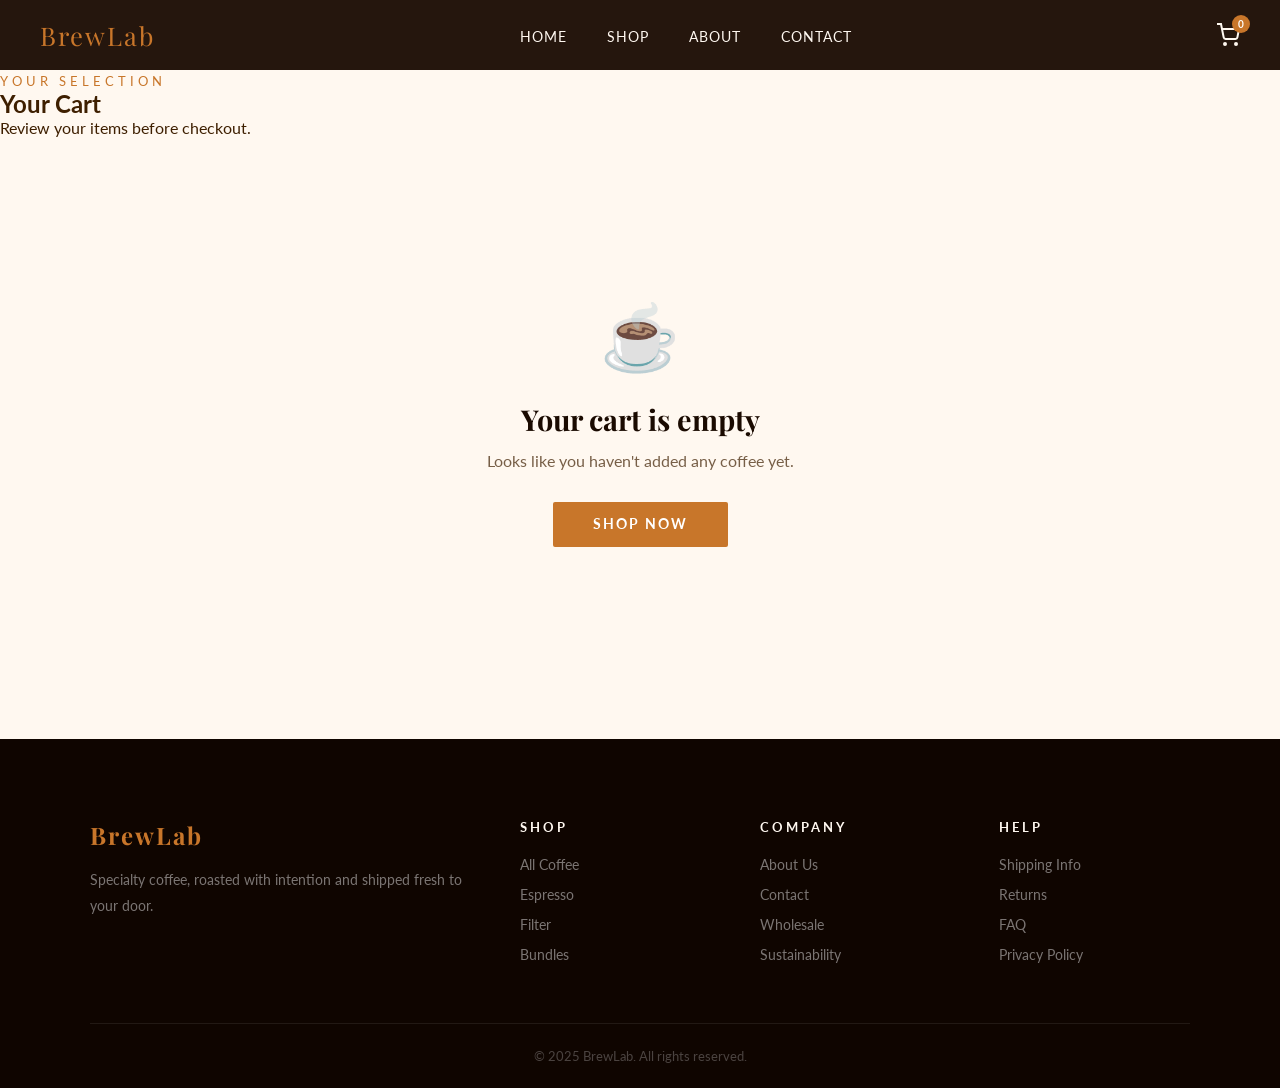
<file: cart.html>
<!doctype html>
<html lang="en">
  <head>
    <meta charset="UTF-8" />
    <meta name="viewport" content="width=device-width, initial-scale=1.0" />
    <title>Cart — BrewLab</title>
    <link
      href="https://fonts.googleapis.com/css2?family=Playfair+Display:wght@400;600;700&family=Lato:wght@300;400;700&display=swap"
      rel="stylesheet"
    />
    <link rel="stylesheet" href="css/style.css" />
    <link rel="stylesheet" href="css/cart.css" />
  </head>
  <body>
    <!-- NAVBAR -->
    <nav class="navbar">
      <div class="nav-container">
        <a href="index.html" class="logo">BrewLab</a>
        <ul class="nav-links">
          <li><a href="index.html">Home</a></li>
          <li><a href="products.html">Shop</a></li>
          <li><a href="about.html">About</a></li>
          <li><a href="contact.html">Contact</a></li>
        </ul>
        <a href="cart.html" class="cart-icon">
          <svg
            xmlns="http://www.w3.org/2000/svg"
            width="24"
            height="24"
            fill="none"
            stroke="currentColor"
            stroke-width="2"
            viewBox="0 0 24 24"
          >
            <circle cx="9" cy="21" r="1" />
            <circle cx="20" cy="21" r="1" />
            <path
              d="M1 1h4l2.68 13.39a2 2 0 0 0 2 1.61h9.72a2 2 0 0 0 2-1.61L23 6H6"
            />
          </svg>
          <span class="cart-badge" id="cart-badge">0</span>
        </a>
        <button class="hamburger" id="hamburger">&#9776;</button>
      </div>
      <ul class="mobile-menu" id="mobile-menu">
        <li><a href="index.html">Home</a></li>
        <li><a href="products.html">Shop</a></li>
        <li><a href="about.html">About</a></li>
        <li><a href="contact.html">Contact</a></li>
      </ul>
    </nav>
    <div class="page-body">
      <!-- PAGE HERO -->
      <section class="page-hero">
        <div class="page-hero-overlay"></div>
        <div class="page-hero-content">
          <span class="hero-eyebrow">Your Selection</span>
          <h1>Your Cart</h1>
          <p>Review your items before checkout.</p>
        </div>
      </section>

      <!-- CART SECTION -->
      <section class="cart-section">
        <div class="cart-container">
          <!-- CART ITEMS -->
          <div class="cart-items" id="cart-items">
            <!-- Filled by JS -->
          </div>

          <!-- CART SUMMARY -->
          <div class="cart-summary" id="cart-summary">
            <h3>Order Summary</h3>
            <div class="summary-row">
              <span>Subtotal</span>
              <span id="subtotal">$0.00</span>
            </div>
            <div class="summary-row">
              <span>Shipping</span>
              <span id="shipping">$4.99</span>
            </div>
            <div class="summary-row total">
              <span>Total</span>
              <span id="total">$0.00</span>
            </div>
            <a href="checkout.html" class="btn-primary checkout-btn"
              >Proceed to Checkout</a
            >
            <a href="products.html" class="btn-secondary continue-btn"
              >Continue Shopping</a
            >
          </div>
        </div>

        <!-- EMPTY CART -->
        <div class="empty-cart" id="empty-cart" style="display: none">
          <div class="empty-icon">☕</div>
          <h2>Your cart is empty</h2>
          <p>Looks like you haven't added any coffee yet.</p>
          <a href="products.html" class="btn-primary">Shop Now</a>
        </div>
      </section>

      <!-- FOOTER -->
      <footer class="footer">
        <div class="footer-container">
          <div class="footer-brand">
            <h3>BrewLab</h3>
            <p>
              Specialty coffee, roasted with intention and shipped fresh to your
              door.
            </p>
          </div>
          <div class="footer-links">
            <h4>Shop</h4>
            <ul>
              <li><a href="products.html">All Coffee</a></li>
              <li><a href="products.html">Espresso</a></li>
              <li><a href="products.html">Filter</a></li>
              <li><a href="products.html">Bundles</a></li>
            </ul>
          </div>
          <div class="footer-links">
            <h4>Company</h4>
            <ul>
              <li><a href="about.html">About Us</a></li>
              <li><a href="contact.html">Contact</a></li>
              <li><a href="#">Wholesale</a></li>
              <li><a href="#">Sustainability</a></li>
            </ul>
          </div>
          <div class="footer-links">
            <h4>Help</h4>
            <ul>
              <li><a href="#">Shipping Info</a></li>
              <li><a href="#">Returns</a></li>
              <li><a href="#">FAQ</a></li>
              <li><a href="#">Privacy Policy</a></li>
            </ul>
          </div>
        </div>
        <div class="footer-bottom">
          <p>© 2025 BrewLab. All rights reserved.</p>
        </div>
      </footer>
    </div>

    <script src="js/main.js"></script>
    <script src="js/cart.js"></script>
  </body>
</html>
</file>
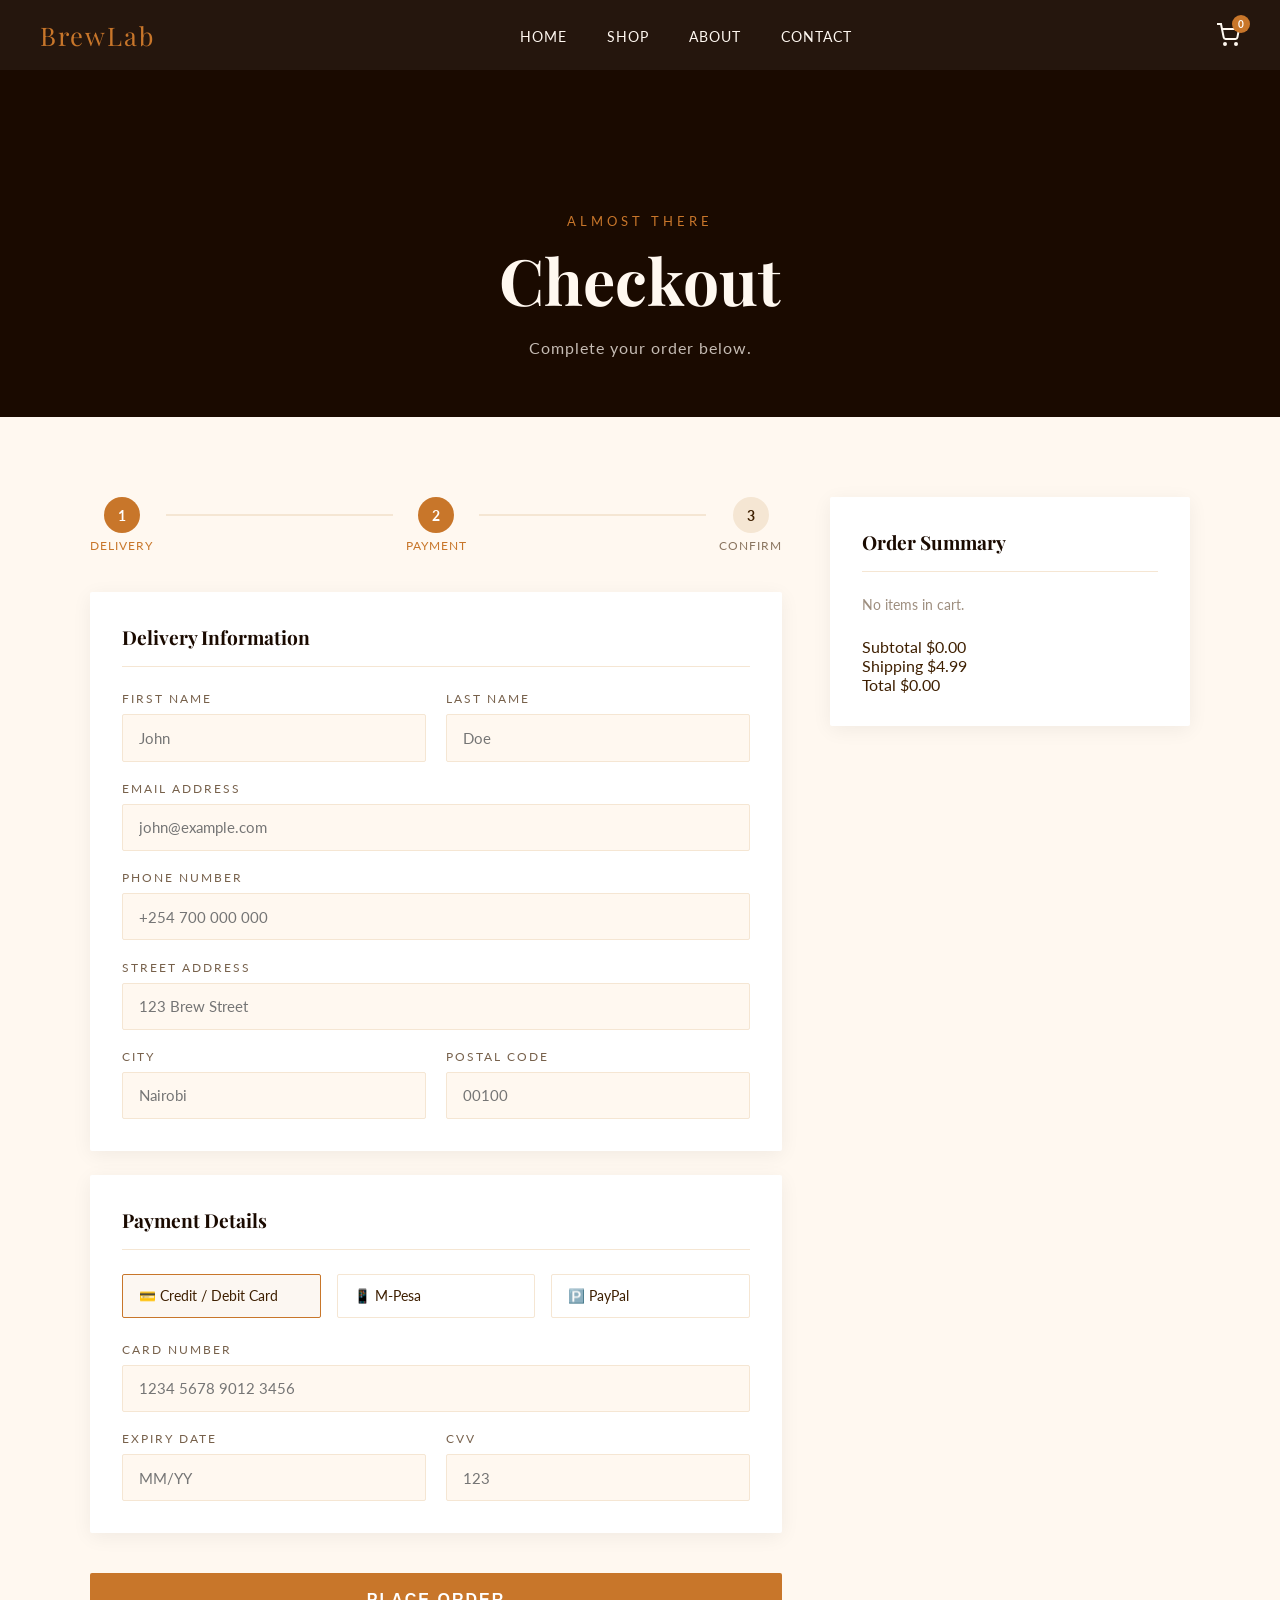
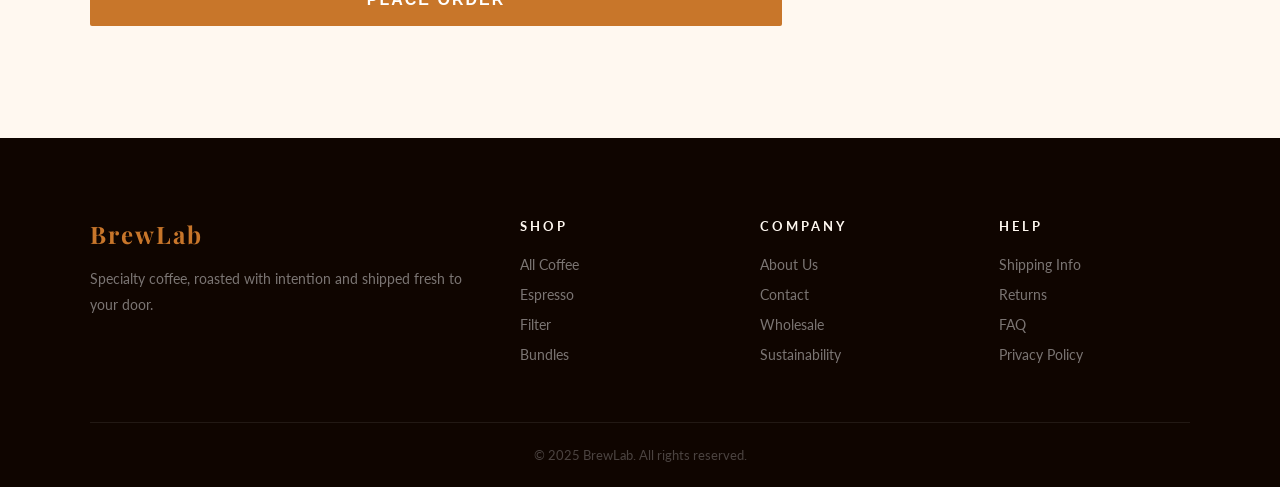
<file: checkout.html>
<!doctype html>
<html lang="en">
  <head>
    <meta charset="UTF-8" />
    <meta name="viewport" content="width=device-width, initial-scale=1.0" />
    <title>Checkout — BrewLab</title>
    <link
      href="https://fonts.googleapis.com/css2?family=Playfair+Display:wght@400;600;700&family=Lato:wght@300;400;700&display=swap"
      rel="stylesheet"
    />
    <link rel="stylesheet" href="css/style.css" />
    <link rel="stylesheet" href="css/products.css" />
    <link rel="stylesheet" href="css/checkout.css" />
  </head>
  <body>
    <!-- NAVBAR -->
    <nav class="navbar">
      <div class="nav-container">
        <a href="index.html" class="logo">BrewLab</a>
        <ul class="nav-links">
          <li><a href="index.html">Home</a></li>
          <li><a href="products.html">Shop</a></li>
          <li><a href="about.html">About</a></li>
          <li><a href="contact.html">Contact</a></li>
        </ul>
        <a href="cart.html" class="cart-icon">
          <svg
            xmlns="http://www.w3.org/2000/svg"
            width="24"
            height="24"
            fill="none"
            stroke="currentColor"
            stroke-width="2"
            viewBox="0 0 24 24"
          >
            <circle cx="9" cy="21" r="1" />
            <circle cx="20" cy="21" r="1" />
            <path
              d="M1 1h4l2.68 13.39a2 2 0 0 0 2 1.61h9.72a2 2 0 0 0 2-1.61L23 6H6"
            />
          </svg>
          <span class="cart-badge" id="cart-badge">0</span>
        </a>
        <button class="hamburger" id="hamburger">&#9776;</button>
      </div>
      <ul class="mobile-menu" id="mobile-menu">
        <li><a href="index.html">Home</a></li>
        <li><a href="products.html">Shop</a></li>
        <li><a href="about.html">About</a></li>
        <li><a href="contact.html">Contact</a></li>
      </ul>
    </nav>

    <div class="page-body">
      <!-- PAGE HERO -->
      <section class="page-hero">
        <div class="page-hero-overlay"></div>
        <div class="page-hero-content">
          <span class="hero-eyebrow">Almost There</span>
          <h1>Checkout</h1>
          <p>Complete your order below.</p>
        </div>
      </section>

      <!-- CHECKOUT SECTION -->
      <section class="checkout-section">
        <div class="checkout-container">
          <!-- LEFT: FORM -->
          <div class="checkout-form-wrap">
            <!-- PROGRESS -->
            <div class="progress-steps">
              <div class="step active">
                <div class="step-num">1</div>
                <span>Delivery</span>
              </div>
              <div class="step-line"></div>
              <div class="step active">
                <div class="step-num">2</div>
                <span>Payment</span>
              </div>
              <div class="step-line"></div>
              <div class="step">
                <div class="step-num">3</div>
                <span>Confirm</span>
              </div>
            </div>

            <!-- DELIVERY INFO -->
            <div class="form-section">
              <h3>Delivery Information</h3>
              <div class="form-grid">
                <div class="form-group">
                  <label>First Name</label>
                  <input type="text" placeholder="John" id="first-name" />
                </div>
                <div class="form-group">
                  <label>Last Name</label>
                  <input type="text" placeholder="Doe" id="last-name" />
                </div>
                <div class="form-group full">
                  <label>Email Address</label>
                  <input
                    type="email"
                    placeholder="john@example.com"
                    id="email"
                  />
                </div>
                <div class="form-group full">
                  <label>Phone Number</label>
                  <input type="tel" placeholder="+254 700 000 000" id="phone" />
                </div>
                <div class="form-group full">
                  <label>Street Address</label>
                  <input
                    type="text"
                    placeholder="123 Brew Street"
                    id="address"
                  />
                </div>
                <div class="form-group">
                  <label>City</label>
                  <input type="text" placeholder="Nairobi" id="city" />
                </div>
                <div class="form-group">
                  <label>Postal Code</label>
                  <input type="text" placeholder="00100" id="postal" />
                </div>
              </div>
            </div>

            <!-- PAYMENT INFO -->
            <div class="form-section">
              <h3>Payment Details</h3>
              <div class="payment-methods">
                <label class="payment-option selected" id="pay-card">
                  <input type="radio" name="payment" value="card" checked />
                  <span>💳 Credit / Debit Card</span>
                </label>
                <label class="payment-option" id="pay-mpesa">
                  <input type="radio" name="payment" value="mpesa" />
                  <span>📱 M-Pesa</span>
                </label>
                <label class="payment-option" id="pay-paypal">
                  <input type="radio" name="payment" value="paypal" />
                  <span>🅿️ PayPal</span>
                </label>
              </div>

              <!-- CARD FIELDS -->
              <div class="form-grid" id="card-fields">
                <div class="form-group full">
                  <label>Card Number</label>
                  <input
                    type="text"
                    placeholder="1234 5678 9012 3456"
                    maxlength="19"
                    id="card-num"
                  />
                </div>
                <div class="form-group">
                  <label>Expiry Date</label>
                  <input
                    type="text"
                    placeholder="MM/YY"
                    maxlength="5"
                    id="expiry"
                  />
                </div>
                <div class="form-group">
                  <label>CVV</label>
                  <input type="text" placeholder="123" maxlength="3" id="cvv" />
                </div>
              </div>

              <!-- MPESA FIELDS -->
              <div class="form-grid" id="mpesa-fields" style="display: none">
                <div class="form-group full">
                  <label>M-Pesa Phone Number</label>
                  <input
                    type="tel"
                    placeholder="+254 700 000 000"
                    id="mpesa-phone"
                  />
                </div>
                <p class="mpesa-note">
                  You will receive an STK push on your phone to complete
                  payment.
                </p>
              </div>

              <!-- PAYPAL FIELDS -->
              <div class="form-grid" id="paypal-fields" style="display: none">
                <div class="form-group full">
                  <label>PayPal Email</label>
                  <input
                    type="email"
                    placeholder="john@paypal.com"
                    id="paypal-email"
                  />
                </div>
              </div>
            </div>

            <button class="btn-primary place-order-btn" onclick="placeOrder()">
              Place Order
            </button>
          </div>

          <!-- RIGHT: ORDER SUMMARY -->
          <div class="checkout-summary">
            <h3>Order Summary</h3>
            <div class="checkout-items" id="checkout-items"></div>
            <div class="summary-row">
              <span>Subtotal</span>
              <span id="co-subtotal">$0.00</span>
            </div>
            <div class="summary-row">
              <span>Shipping</span>
              <span>$4.99</span>
            </div>
            <div class="summary-row total">
              <span>Total</span>
              <span id="co-total">$0.00</span>
            </div>
          </div>
        </div>
      </section>

      <!-- SUCCESS MODAL -->
      <div class="modal-overlay" id="modal-overlay" style="display: none">
        <div class="modal">
          <div class="modal-icon">☕</div>
          <h2>Order Placed!</h2>
          <p>
            Thank you for your order. We'll roast your coffee fresh and ship it
            within 48 hours.
          </p>
          <a href="index.html" class="btn-primary" onclick="clearCart()"
            >Back to Home</a
          >
        </div>
      </div>

      <!-- FOOTER -->
      <footer class="footer">
        <div class="footer-container">
          <div class="footer-brand">
            <h3>BrewLab</h3>
            <p>
              Specialty coffee, roasted with intention and shipped fresh to your
              door.
            </p>
          </div>
          <div class="footer-links">
            <h4>Shop</h4>
            <ul>
              <li><a href="products.html">All Coffee</a></li>
              <li><a href="products.html">Espresso</a></li>
              <li><a href="products.html">Filter</a></li>
              <li><a href="products.html">Bundles</a></li>
            </ul>
          </div>
          <div class="footer-links">
            <h4>Company</h4>
            <ul>
              <li><a href="about.html">About Us</a></li>
              <li><a href="contact.html">Contact</a></li>
              <li><a href="#">Wholesale</a></li>
              <li><a href="#">Sustainability</a></li>
            </ul>
          </div>
          <div class="footer-links">
            <h4>Help</h4>
            <ul>
              <li><a href="#">Shipping Info</a></li>
              <li><a href="#">Returns</a></li>
              <li><a href="#">FAQ</a></li>
              <li><a href="#">Privacy Policy</a></li>
            </ul>
          </div>
        </div>
        <div class="footer-bottom">
          <p>© 2025 BrewLab. All rights reserved.</p>
        </div>
      </footer>
    </div>

    <script src="js/main.js"></script>
    <script src="js/checkout.js"></script>
  </body>
</html>
</file>
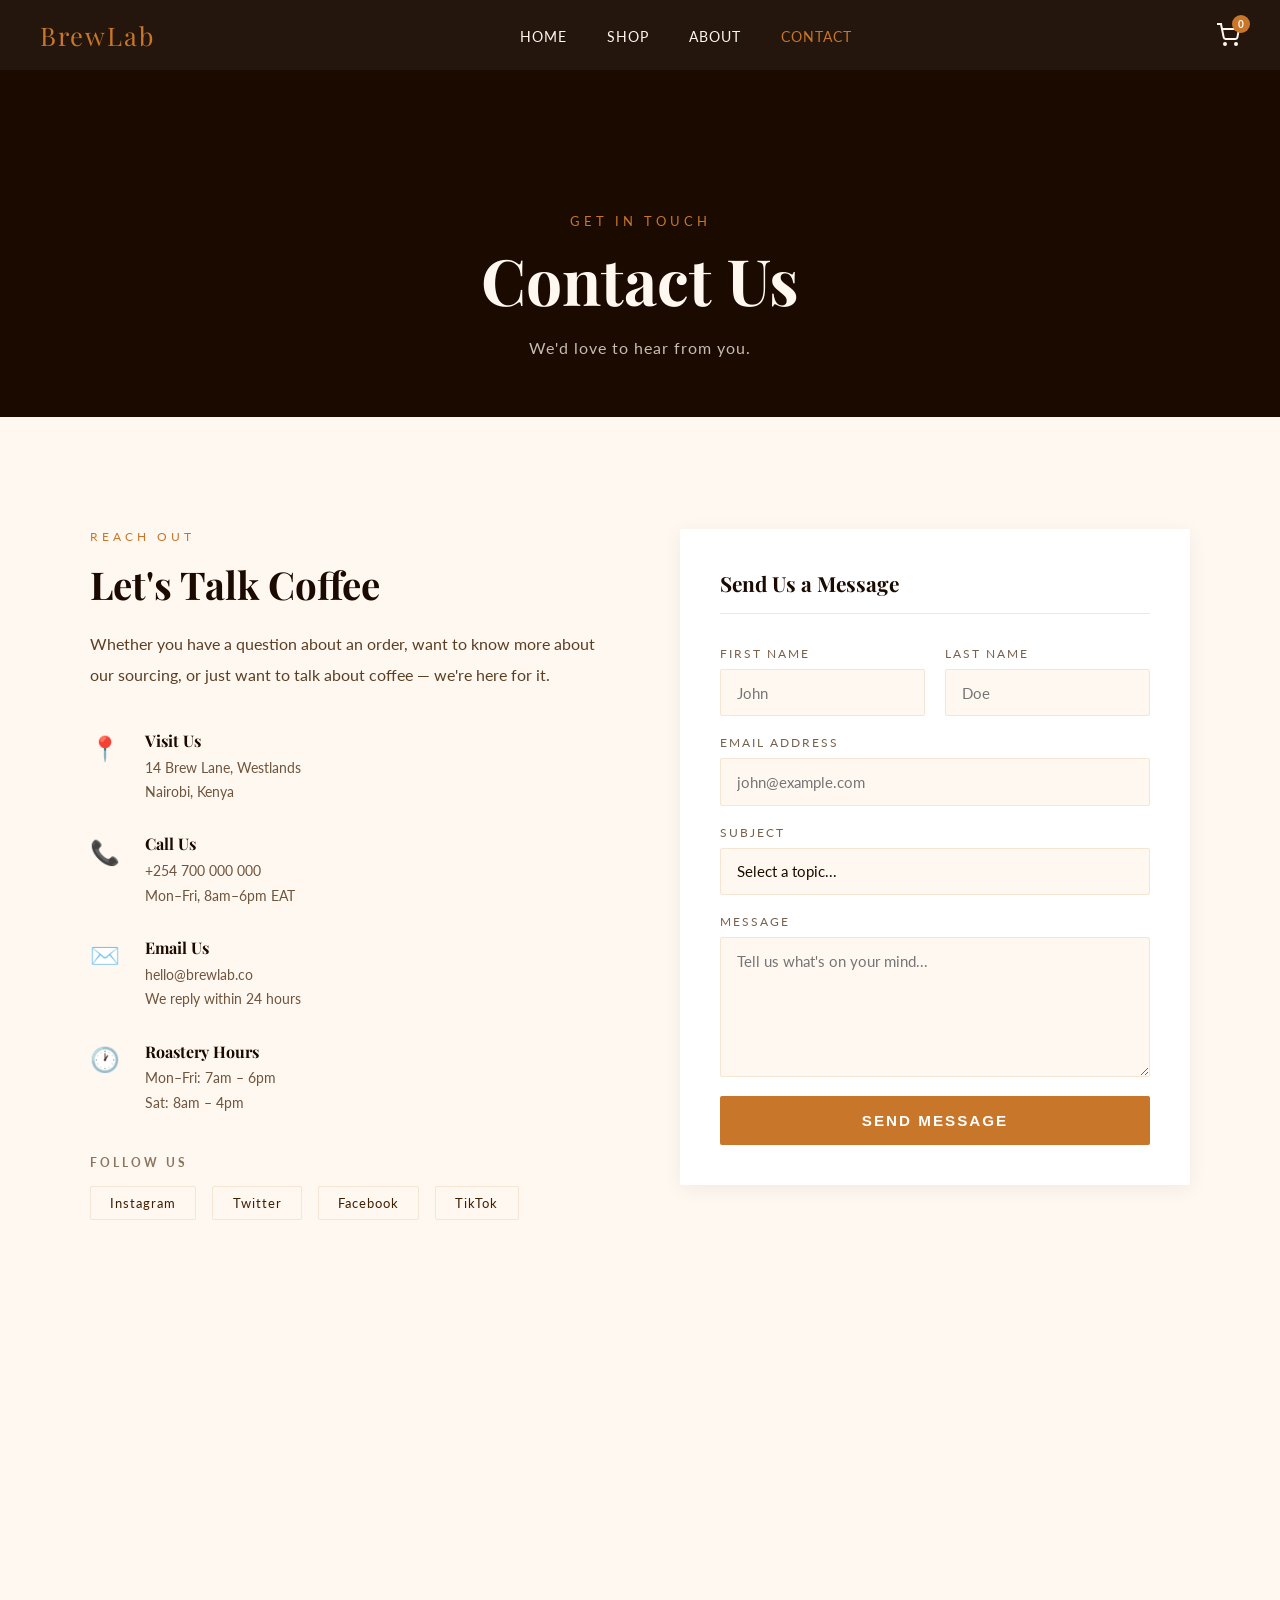
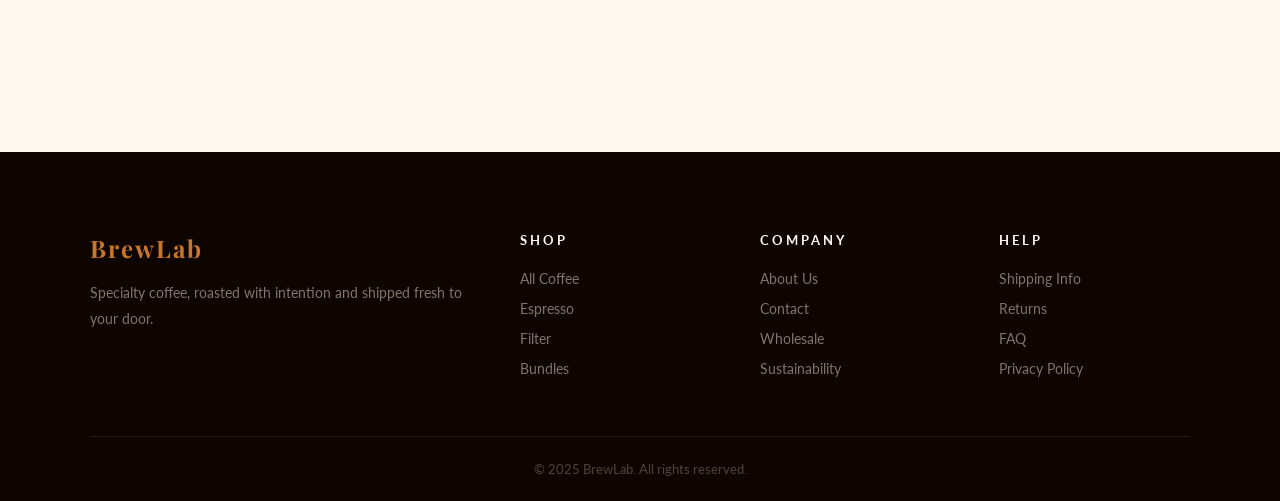
<file: contact.html>
<!doctype html>
<html lang="en">
  <head>
    <meta charset="UTF-8" />
    <meta name="viewport" content="width=device-width, initial-scale=1.0" />
    <title>Contact — BrewLab</title>
    <link
      href="https://fonts.googleapis.com/css2?family=Playfair+Display:wght@400;600;700&family=Lato:wght@300;400;700&display=swap"
      rel="stylesheet"
    />
    <link rel="stylesheet" href="css/style.css" />
    <link rel="stylesheet" href="css/products.css" />
    <link rel="stylesheet" href="css/contact.css" />
  </head>
  <body>
    <!-- NAVBAR -->
    <nav class="navbar">
      <div class="nav-container">
        <a href="index.html" class="logo">BrewLab</a>
        <ul class="nav-links">
          <li><a href="index.html">Home</a></li>
          <li><a href="products.html">Shop</a></li>
          <li><a href="about.html">About</a></li>
          <li><a href="contact.html" class="active">Contact</a></li>
        </ul>
        <a href="cart.html" class="cart-icon">
          <svg
            xmlns="http://www.w3.org/2000/svg"
            width="24"
            height="24"
            fill="none"
            stroke="currentColor"
            stroke-width="2"
            viewBox="0 0 24 24"
          >
            <circle cx="9" cy="21" r="1" />
            <circle cx="20" cy="21" r="1" />
            <path
              d="M1 1h4l2.68 13.39a2 2 0 0 0 2 1.61h9.72a2 2 0 0 0 2-1.61L23 6H6"
            />
          </svg>
          <span class="cart-badge" id="cart-badge">0</span>
        </a>
        <button class="hamburger" id="hamburger">&#9776;</button>
      </div>
      <ul class="mobile-menu" id="mobile-menu">
        <li><a href="index.html">Home</a></li>
        <li><a href="products.html">Shop</a></li>
        <li><a href="about.html">About</a></li>
        <li><a href="contact.html">Contact</a></li>
      </ul>
    </nav>

    <div class="page-body">
      <!-- PAGE HERO -->
      <section class="page-hero">
        <div class="page-hero-overlay"></div>
        <div class="page-hero-content">
          <span class="hero-eyebrow">Get In Touch</span>
          <h1>Contact Us</h1>
          <p>We'd love to hear from you.</p>
        </div>
      </section>

      <!-- CONTACT SECTION -->
      <section class="contact-section">
        <div class="contact-container">
          <!-- LEFT: INFO -->
          <div class="contact-info">
            <span class="section-eyebrow">Reach Out</span>
            <h2>Let's Talk Coffee</h2>
            <p>
              Whether you have a question about an order, want to know more
              about our sourcing, or just want to talk about coffee — we're here
              for it.
            </p>

            <div class="info-items">
              <div class="info-item">
                <div class="info-icon">📍</div>
                <div>
                  <h4>Visit Us</h4>
                  <p>14 Brew Lane, Westlands<br />Nairobi, Kenya</p>
                </div>
              </div>
              <div class="info-item">
                <div class="info-icon">📞</div>
                <div>
                  <h4>Call Us</h4>
                  <p>+254 700 000 000<br />Mon–Fri, 8am–6pm EAT</p>
                </div>
              </div>
              <div class="info-item">
                <div class="info-icon">✉️</div>
                <div>
                  <h4>Email Us</h4>
                  <p>hello@brewlab.co<br />We reply within 24 hours</p>
                </div>
              </div>
              <div class="info-item">
                <div class="info-icon">🕐</div>
                <div>
                  <h4>Roastery Hours</h4>
                  <p>Mon–Fri: 7am – 6pm<br />Sat: 8am – 4pm</p>
                </div>
              </div>
            </div>

            <!-- SOCIALS -->
            <div class="contact-socials">
              <h4>Follow Us</h4>
              <div class="social-links">
                <a href="#" class="social-link">Instagram</a>
                <a href="#" class="social-link">Twitter</a>
                <a href="#" class="social-link">Facebook</a>
                <a href="#" class="social-link">TikTok</a>
              </div>
            </div>
          </div>

          <!-- RIGHT: FORM -->
          <div class="contact-form-wrap">
            <h3>Send Us a Message</h3>
            <div class="contact-form">
              <div class="form-row">
                <div class="form-group">
                  <label>First Name</label>
                  <input type="text" placeholder="John" id="c-first" />
                </div>
                <div class="form-group">
                  <label>Last Name</label>
                  <input type="text" placeholder="Doe" id="c-last" />
                </div>
              </div>
              <div class="form-group">
                <label>Email Address</label>
                <input
                  type="email"
                  placeholder="john@example.com"
                  id="c-email"
                />
              </div>
              <div class="form-group">
                <label>Subject</label>
                <select id="c-subject">
                  <option value="">Select a topic...</option>
                  <option>Order Inquiry</option>
                  <option>Product Question</option>
                  <option>Wholesale</option>
                  <option>Feedback</option>
                  <option>Other</option>
                </select>
              </div>
              <div class="form-group">
                <label>Message</label>
                <textarea
                  placeholder="Tell us what's on your mind..."
                  id="c-message"
                  rows="5"
                ></textarea>
              </div>
              <button class="btn-primary send-btn" onclick="sendMessage()">
                Send Message
              </button>
            </div>
          </div>
        </div>
      </section>

      <!-- MAP SECTION -->
      <section class="map-section">
        <iframe
          src="https://www.google.com/maps/embed?pb=!1m18!1m12!1m3!1d3988.8176935519657!2d36.80232931475403!3d-1.2634739990639!2m3!1f0!2f0!3f0!3m2!1i1024!2i768!4f13.1!3m3!1m2!1s0x182f17311fdf6b8b%3A0x5e1b8cf2f5ab5c5!2sWestlands%2C%20Nairobi!5e0!3m2!1sen!2ske!4v1620000000000!5m2!1sen!2ske"
          width="100%"
          height="420"
          style="border: 0"
          allowfullscreen=""
          loading="lazy"
        >
        </iframe>
      </section>

      <!-- TOAST -->
      <div class="toast" id="toast">✓ Message sent successfully</div>

      <!-- FOOTER -->
      <footer class="footer">
        <div class="footer-container">
          <div class="footer-brand">
            <h3>BrewLab</h3>
            <p>
              Specialty coffee, roasted with intention and shipped fresh to your
              door.
            </p>
          </div>
          <div class="footer-links">
            <h4>Shop</h4>
            <ul>
              <li><a href="products.html">All Coffee</a></li>
              <li><a href="products.html">Espresso</a></li>
              <li><a href="products.html">Filter</a></li>
              <li><a href="products.html">Bundles</a></li>
            </ul>
          </div>
          <div class="footer-links">
            <h4>Company</h4>
            <ul>
              <li><a href="about.html">About Us</a></li>
              <li><a href="contact.html">Contact</a></li>
              <li><a href="#">Wholesale</a></li>
              <li><a href="#">Sustainability</a></li>
            </ul>
          </div>
          <div class="footer-links">
            <h4>Help</h4>
            <ul>
              <li><a href="#">Shipping Info</a></li>
              <li><a href="#">Returns</a></li>
              <li><a href="#">FAQ</a></li>
              <li><a href="#">Privacy Policy</a></li>
            </ul>
          </div>
        </div>
        <div class="footer-bottom">
          <p>© 2025 BrewLab. All rights reserved.</p>
        </div>
      </footer>
    </div>

    <script src="js/main.js"></script>
    <script src="js/contact.js"></script>
  </body>
</html>
</file>
<file: css/style.css>
*,
*::before,
*::after {
  box-sizing: border-box;
  margin: 0;
  padding: 0;
}

:root {
  --cream: #fff8f0;
  --brown: #3e1f00;
  --dark: #1a0a00;
  --gold: #c8762a;
  --beige: #f5e6d3;
}

html {
  scroll-behavior: smooth;
}

body {
  font-family: "Lato", sans-serif;
  background: var(--cream);
  color: var(--brown);
  overflow-x: hidden;
}

/* ── NAVBAR ── */
.navbar {
  position: fixed;
  top: 0;
  width: 100%;
  z-index: 1000;
  background: rgba(26, 10, 0, 0.95);
  backdrop-filter: blur(8px);
  padding: 0 2rem;
}
.nav-container {
  max-width: 1200px;
  margin: 0 auto;
  display: flex;
  align-items: center;
  justify-content: space-between;
  height: 70px;
}
.logo {
  font-family: "Playfair Display", serif;
  font-size: 1.6rem;
  color: var(--gold);
  text-decoration: none;
  letter-spacing: 2px;
}
.nav-links {
  display: flex;
  gap: 2.5rem;
  list-style: none;
}
.nav-links a {
  color: var(--cream);
  text-decoration: none;
  font-size: 0.9rem;
  letter-spacing: 1px;
  text-transform: uppercase;
  transition: color 0.3s;
}
.nav-links a:hover {
  color: var(--gold);
}
.cart-icon {
  position: relative;
  color: var(--cream);
  text-decoration: none;
  display: flex;
  align-items: center;
  transition: color 0.3s;
}
.cart-icon:hover {
  color: var(--gold);
}
.cart-badge {
  position: absolute;
  top: -8px;
  right: -10px;
  background: var(--gold);
  color: #fff;
  font-size: 0.65rem;
  font-weight: 700;
  width: 18px;
  height: 18px;
  border-radius: 50%;
  display: flex;
  align-items: center;
  justify-content: center;
}
.hamburger {
  display: none;
  background: none;
  border: none;
  color: var(--cream);
  font-size: 1.5rem;
  cursor: pointer;
}
.mobile-menu {
  display: none;
  flex-direction: column;
  background: var(--dark);
  list-style: none;
  padding: 0.5rem 2rem 2rem;
  gap: 0.3rem;
}
.mobile-menu.open {
  display: flex;
}
.mobile-menu a {
  color: var(--cream);
  text-decoration: none;
  padding: 1.2rem 0;
  font-size: 1.1rem;
  border-bottom: 1px solid rgba(255, 255, 255, 0.08);
  display: block;
  letter-spacing: 1px;
}

/* ── HERO ── */
.hero {
  position: relative;
  height: 100vh;
  display: flex;
  align-items: center;
  justify-content: center;
  overflow: hidden;
}
.slide {
  position: absolute;
  inset: 0;
  background-size: cover;
  background-position: center;
  opacity: 0;
  transition: opacity 1.2s ease;
}
.slide.active {
  opacity: 1;
}
.hero-overlay {
  position: absolute;
  inset: 0;
  background: linear-gradient(
    to bottom,
    rgba(26, 10, 0, 0.55),
    rgba(26, 10, 0, 0.7)
  );
}
.hero-content {
  position: relative;
  z-index: 2;
  text-align: center;
  color: var(--cream);
  padding: 0 1.5rem;
}
.hero-eyebrow {
  font-size: 0.8rem;
  letter-spacing: 4px;
  text-transform: uppercase;
  color: var(--gold);
  margin-bottom: 1.2rem;
}
.hero-content h1 {
  font-family: "Playfair Display", serif;
  font-size: clamp(2.8rem, 7vw, 5.5rem);
  line-height: 1.15;
  margin-bottom: 1.2rem;
}
.hero-sub {
  font-size: 1.1rem;
  font-weight: 300;
  letter-spacing: 1px;
  margin-bottom: 2.5rem;
  opacity: 0.85;
}
.btn-primary {
  display: inline-block;
  background: var(--gold);
  color: #fff;
  padding: 0.9rem 2.5rem;
  border-radius: 2px;
  text-decoration: none;
  font-size: 0.85rem;
  letter-spacing: 2px;
  text-transform: uppercase;
  font-weight: 700;
  border: none;
  cursor: pointer;
  transition:
    background 0.3s,
    transform 0.2s;
}
.btn-primary:hover {
  background: #a85e1e;
  transform: translateY(-2px);
}
.btn-secondary {
  display: inline-block;
  border: 2px solid var(--gold);
  color: var(--gold);
  padding: 0.8rem 2rem;
  border-radius: 2px;
  text-decoration: none;
  font-size: 0.85rem;
  letter-spacing: 2px;
  text-transform: uppercase;
  font-weight: 700;
  transition: all 0.3s;
}
.btn-secondary:hover {
  background: var(--gold);
  color: #fff;
}
.slider-dots {
  position: absolute;
  right: 2rem;
  top: 50%;
  transform: translateY(-50%);
  z-index: 3;
  display: flex;
  flex-direction: column;
  gap: 10px;
}
.dot {
  width: 8px;
  height: 8px;
  border-radius: 50%;
  background: rgba(255, 255, 255, 0.4);
  cursor: pointer;
  transition:
    background 0.3s,
    transform 0.3s;
}
.dot.active {
  background: var(--gold);
  transform: scale(1.4);
}
.scroll-hint {
  position: absolute;
  bottom: 2rem;
  left: 50%;
  transform: translateX(-50%);
  z-index: 3;
  color: rgba(255, 255, 255, 0.5);
  font-size: 0.75rem;
  letter-spacing: 3px;
  text-transform: uppercase;
  animation: bounce 2s infinite;
}
@keyframes bounce {
  0%,
  100% {
    transform: translateX(-50%) translateY(0);
  }
  50% {
    transform: translateX(-50%) translateY(8px);
  }
}

/* ── QUOTE ── */
.quote-section {
  background: var(--dark);
  color: var(--cream);
  text-align: center;
  padding: 5rem 2rem;
}
.quote-section p {
  font-family: "Playfair Display", serif;
  font-size: clamp(1.3rem, 3vw, 2rem);
  font-style: italic;
  line-height: 1.7;
  max-width: 700px;
  margin: 0 auto;
  color: var(--beige);
}

/* ── STORY ── */
.story-section {
  padding: 7rem 2rem;
  background: var(--cream);
}
.story-container {
  max-width: 1100px;
  margin: 0 auto;
  display: grid;
  grid-template-columns: 1fr 1fr;
  gap: 5rem;
  align-items: center;
}
.story-image img {
  width: 100%;
  height: 480px;
  object-fit: cover;
  border-radius: 2px;
  box-shadow: 12px 12px 0 var(--beige);
}
.section-eyebrow {
  display: block;
  font-size: 0.75rem;
  letter-spacing: 4px;
  text-transform: uppercase;
  color: var(--gold);
  margin-bottom: 1rem;
}
.section-eyebrow.center {
  text-align: center;
}
.story-text h2 {
  font-family: "Playfair Display", serif;
  font-size: clamp(1.8rem, 3vw, 2.6rem);
  line-height: 1.3;
  margin-bottom: 1.5rem;
  color: var(--dark);
}
.story-text p {
  font-size: 1rem;
  line-height: 1.9;
  color: var(--brown);
  margin-bottom: 1.2rem;
  opacity: 0.9;
}
.story-text .btn-secondary {
  margin-top: 1rem;
}

/* ── WHY BREWLAB ── */
.why-section {
  padding: 7rem 2rem;
  background: var(--beige);
}
.why-container {
  max-width: 1100px;
  margin: 0 auto;
}
.why-container h2 {
  font-family: "Playfair Display", serif;
  font-size: clamp(1.8rem, 3vw, 2.4rem);
  margin-bottom: 3.5rem;
  color: var(--dark);
}
.why-container h2.center {
  text-align: center;
}
.why-cards {
  display: grid;
  grid-template-columns: repeat(3, 1fr);
  gap: 2rem;
}
.why-card {
  background: var(--cream);
  border-radius: 2px;
  overflow: hidden;
  box-shadow: 0 4px 20px rgba(0, 0, 0, 0.07);
  transition:
    transform 0.3s,
    box-shadow 0.3s;
}
.why-card:hover {
  transform: translateY(-6px);
  box-shadow: 0 12px 30px rgba(0, 0, 0, 0.12);
}
.why-card img {
  width: 100%;
  height: 220px;
  object-fit: cover;
}
.why-card-body {
  padding: 1.5rem;
}
.why-card-body h3 {
  font-family: "Playfair Display", serif;
  font-size: 1.2rem;
  margin-bottom: 0.7rem;
  color: var(--dark);
}
.why-card-body p {
  font-size: 0.95rem;
  line-height: 1.8;
  opacity: 0.85;
}

/* ── NEWSLETTER ── */
.newsletter-section {
  padding: 7rem 2rem;
  background: var(--dark);
  text-align: center;
}
.newsletter-container {
  max-width: 600px;
  margin: 0 auto;
}
.newsletter-container h2 {
  font-family: "Playfair Display", serif;
  font-size: clamp(1.6rem, 3vw, 2.2rem);
  color: var(--cream);
  margin-bottom: 2rem;
}
.newsletter-form {
  display: flex;
  gap: 0;
  max-width: 480px;
  margin: 0 auto 1rem;
}
.newsletter-form input {
  flex: 1;
  padding: 0.9rem 1.2rem;
  border: none;
  border-radius: 2px 0 0 2px;
  font-size: 0.95rem;
  background: var(--cream);
  color: var(--dark);
  outline: none;
}
.newsletter-form .btn-primary {
  border-radius: 0 2px 2px 0;
}
.newsletter-note {
  font-size: 0.8rem;
  color: rgba(255, 255, 255, 0.4);
}

/* ── FOOTER ── */
.footer {
  background: #0f0500;
  padding: 5rem 2rem 0;
}
.footer-container {
  max-width: 1100px;
  margin: 0 auto;
  display: grid;
  grid-template-columns: 2fr 1fr 1fr 1fr;
  gap: 3rem;
  padding-bottom: 3rem;
  border-bottom: 1px solid rgba(255, 255, 255, 0.08);
}
.footer-brand h3 {
  font-family: "Playfair Display", serif;
  font-size: 1.5rem;
  color: var(--gold);
  letter-spacing: 2px;
  margin-bottom: 1rem;
}
.footer-brand p {
  color: rgba(255, 255, 255, 0.45);
  font-size: 0.9rem;
  line-height: 1.8;
}
.footer-links h4 {
  color: var(--cream);
  font-size: 0.8rem;
  letter-spacing: 3px;
  text-transform: uppercase;
  margin-bottom: 1.2rem;
}
.footer-links ul {
  list-style: none;
}
.footer-links ul li {
  margin-bottom: 0.7rem;
}
.footer-links ul li a {
  color: rgba(255, 255, 255, 0.45);
  text-decoration: none;
  font-size: 0.9rem;
  transition: color 0.3s;
}
.footer-links ul li a:hover {
  color: var(--gold);
}
.footer-bottom {
  max-width: 1100px;
  margin: 0 auto;
  padding: 1.5rem 0;
  text-align: center;
}
.footer-bottom p {
  color: rgba(255, 255, 255, 0.25);
  font-size: 0.8rem;
}

/* ── RESPONSIVE ── */
@media (max-width: 900px) {
  .story-container {
    grid-template-columns: 1fr;
    gap: 3rem;
  }
  .story-image img {
    height: 350px;
  }
  .why-cards {
    grid-template-columns: 1fr 1fr;
  }
  .footer-container {
    grid-template-columns: 1fr 1fr;
    gap: 2rem;
  }
  .nav-links {
    display: none;
  }
  .hamburger {
    display: block;
  }
}

@media (max-width: 600px) {
  .why-cards {
    grid-template-columns: 1fr;
  }
  .footer-container {
    grid-template-columns: 1fr;
  }
  .newsletter-form {
    flex-direction: column;
  }
  .newsletter-form input {
    border-radius: 2px;
  }
  .newsletter-form .btn-primary {
    border-radius: 2px;
  }
  .slider-dots {
    right: 1rem;
  }
}
.page-body {
  margin-top: 70px;
}
</file>
<file: css/cart.css>
/* ── CART SECTION ── */
.cart-section {
  padding: 5rem 2rem 7rem;
  background: var(--cream);
  min-height: 60vh;
}
.cart-container {
  max-width: 1100px;
  margin: 0 auto;
  display: grid;
  grid-template-columns: 1fr 360px;
  gap: 3rem;
  align-items: start;
}

/* ── CART ITEMS ── */
.cart-items {
  display: flex;
  flex-direction: column;
  gap: 1.5rem;
}
.cart-item {
  background: #fff;
  border-radius: 2px;
  padding: 1.5rem;
  display: grid;
  grid-template-columns: 100px 1fr auto;
  gap: 1.5rem;
  align-items: center;
  box-shadow: 0 4px 20px rgba(0, 0, 0, 0.06);
  transition: box-shadow 0.3s;
}
.cart-item:hover {
  box-shadow: 0 8px 30px rgba(0, 0, 0, 0.1);
}
.cart-item-img {
  width: 100px;
  height: 100px;
  object-fit: cover;
  border-radius: 2px;
}
.cart-item-info h4 {
  font-family: "Playfair Display", serif;
  font-size: 1.1rem;
  color: var(--dark);
  margin-bottom: 0.3rem;
}
.cart-item-info .item-price {
  color: var(--gold);
  font-size: 0.95rem;
  font-weight: 700;
  margin-bottom: 0.8rem;
}
.qty-controls {
  display: flex;
  align-items: center;
  gap: 0.8rem;
}
.qty-btn {
  width: 30px;
  height: 30px;
  border: 1.5px solid var(--beige);
  background: none;
  color: var(--dark);
  font-size: 1rem;
  cursor: pointer;
  border-radius: 2px;
  display: flex;
  align-items: center;
  justify-content: center;
  transition: all 0.2s;
}
.qty-btn:hover {
  background: var(--dark);
  color: var(--cream);
  border-color: var(--dark);
}
.qty-num {
  font-size: 1rem;
  font-weight: 700;
  color: var(--dark);
  min-width: 20px;
  text-align: center;
}
.cart-item-right {
  display: flex;
  flex-direction: column;
  align-items: flex-end;
  gap: 1rem;
}
.item-total {
  font-family: "Playfair Display", serif;
  font-size: 1.2rem;
  font-weight: 700;
  color: var(--dark);
}
.remove-btn {
  background: none;
  border: none;
  color: rgba(62, 31, 0, 0.35);
  font-size: 0.75rem;
  letter-spacing: 1px;
  text-transform: uppercase;
  cursor: pointer;
  transition: color 0.3s;
}
.remove-btn:hover {
  color: #c0392b;
}

/* ── CART SUMMARY ── */
.cart-summary {
  background: #fff;
  border-radius: 2px;
  padding: 2rem;
  box-shadow: 0 4px 20px rgba(0, 0, 0, 0.06);
  position: sticky;
  top: 100px;
}
.cart-summary h3 {
  font-family: "Playfair Display", serif;
  font-size: 1.3rem;
  color: var(--dark);
  margin-bottom: 1.5rem;
  padding-bottom: 1rem;
  border-bottom: 1px solid var(--beige);
}
.summary-row {
  display: flex;
  justify-content: space-between;
  margin-bottom: 1rem;
  font-size: 0.95rem;
  color: var(--brown);
}
.summary-row.total {
  font-weight: 700;
  font-size: 1.1rem;
  color: var(--dark);
  padding-top: 1rem;
  margin-top: 0.5rem;
  border-top: 1px solid var(--beige);
}
.checkout-btn {
  display: block;
  text-align: center;
  width: 100%;
  margin-top: 1.5rem;
  padding: 1rem !important;
}
.continue-btn {
  display: block;
  text-align: center;
  width: 100%;
  margin-top: 1rem;
  padding: 0.8rem !important;
}

/* ── EMPTY CART ── */
.empty-cart {
  text-align: center;
  padding: 5rem 2rem;
  max-width: 400px;
  margin: 0 auto;
}
.empty-icon {
  font-size: 4rem;
  margin-bottom: 1.5rem;
}
.empty-cart h2 {
  font-family: "Playfair Display", serif;
  font-size: 1.8rem;
  color: var(--dark);
  margin-bottom: 0.8rem;
}
.empty-cart p {
  color: var(--brown);
  opacity: 0.7;
  margin-bottom: 2rem;
}

/* ── RESPONSIVE ── */
@media (max-width: 900px) {
  .cart-container {
    grid-template-columns: 1fr;
  }
  .cart-summary {
    position: static;
  }
}
@media (max-width: 560px) {
  .cart-item {
    grid-template-columns: 80px 1fr;
    grid-template-rows: auto auto;
  }
  .cart-item-right {
    grid-column: 1 / -1;
    flex-direction: row;
    justify-content: space-between;
    align-items: center;
  }
}
</file>
<file: css/products.css>
/* ── PAGE HERO ── */
.page-hero {
  position: relative;
  background: var(--dark);
  display: flex;
  align-items: center;
  justify-content: center;
  text-align: center;
  padding: 140px 1.5rem 60px;
}
.page-hero-overlay {
  display: none;
}
.page-hero-content {
  position: relative;
  z-index: 2;
  color: var(--cream);
  padding: 0 1.5rem;
  margin-top: 0;
}
.page-hero-content h1 {
  font-family: "Playfair Display", serif;
  font-size: clamp(2.2rem, 6vw, 4rem);
  margin: 0.5rem 0 1rem;
}
.page-hero-content p {
  font-size: 1rem;
  opacity: 0.75;
  letter-spacing: 1px;
}

/* ── FILTER BAR ── */
.filter-bar {
  background: var(--cream);
  border-bottom: 1px solid var(--beige);
  padding: 1.2rem 2rem;
  position: sticky;
  top: 70px;
  z-index: 100;
}
.filter-container {
  max-width: 1100px;
  margin: 0 auto;
  display: flex;
  gap: 0.8rem;
  flex-wrap: wrap;
}
.filter-btn {
  background: none;
  border: 1.5px solid var(--beige);
  color: var(--brown);
  padding: 0.5rem 1.4rem;
  border-radius: 2px;
  font-size: 0.8rem;
  letter-spacing: 2px;
  text-transform: uppercase;
  cursor: pointer;
  transition: all 0.3s;
  font-family: "Lato", sans-serif;
}
.filter-btn:hover,
.filter-btn.active {
  background: var(--dark);
  border-color: var(--dark);
  color: var(--cream);
}

/* ── PRODUCTS GRID ── */
.products-section {
  padding: 5rem 2rem 7rem;
  background: var(--cream);
}
.products-container {
  max-width: 1100px;
  margin: 0 auto;
}
.products-grid {
  display: grid;
  grid-template-columns: repeat(3, 1fr);
  gap: 2.5rem;
}

/* ── PRODUCT CARD ── */
.product-card {
  background: #fff;
  border-radius: 2px;
  overflow: hidden;
  box-shadow: 0 4px 20px rgba(0, 0, 0, 0.06);
  transition:
    transform 0.3s,
    box-shadow 0.3s;
  display: flex;
  flex-direction: column;
}
.product-card:hover {
  transform: translateY(-6px);
  box-shadow: 0 16px 40px rgba(0, 0, 0, 0.12);
}
.product-img-wrap {
  position: relative;
  overflow: hidden;
}
.product-img-wrap img {
  width: 100%;
  height: 240px;
  object-fit: cover;
  transition: transform 0.5s;
}
.product-card:hover .product-img-wrap img {
  transform: scale(1.05);
}
.product-tag {
  position: absolute;
  top: 1rem;
  left: 1rem;
  background: var(--gold);
  color: #fff;
  font-size: 0.7rem;
  letter-spacing: 2px;
  text-transform: uppercase;
  padding: 0.3rem 0.8rem;
  border-radius: 2px;
}
.product-tag.new {
  background: var(--dark);
}
.product-body {
  padding: 1.5rem;
  display: flex;
  flex-direction: column;
  flex: 1;
}
.product-origin {
  font-size: 0.72rem;
  letter-spacing: 3px;
  text-transform: uppercase;
  color: var(--gold);
  margin-bottom: 0.5rem;
  display: block;
}
.product-body h3 {
  font-family: "Playfair Display", serif;
  font-size: 1.15rem;
  color: var(--dark);
  margin-bottom: 0.7rem;
}
.product-body p {
  font-size: 0.9rem;
  line-height: 1.8;
  color: var(--brown);
  opacity: 0.85;
  flex: 1;
}
.product-footer {
  display: flex;
  align-items: center;
  justify-content: space-between;
  margin-top: 1.5rem;
  padding-top: 1rem;
  border-top: 1px solid var(--beige);
}
.product-price {
  font-family: "Playfair Display", serif;
  font-size: 1.3rem;
  color: var(--dark);
  font-weight: 700;
}
.per-month {
  font-size: 0.8rem;
  font-family: "Lato", sans-serif;
  color: var(--brown);
  font-weight: 400;
}
.btn-small {
  padding: 0.6rem 1.3rem !important;
  font-size: 0.75rem !important;
}

/* ── TOAST ── */
.toast {
  position: fixed;
  bottom: 2rem;
  right: 2rem;
  background: var(--dark);
  color: var(--cream);
  padding: 0.9rem 1.8rem;
  border-radius: 2px;
  font-size: 0.85rem;
  letter-spacing: 1px;
  opacity: 0;
  transform: translateY(20px);
  transition: all 0.4s;
  z-index: 9999;
  border-left: 3px solid var(--gold);
}
.toast.show {
  opacity: 1;
  transform: translateY(0);
}

/* ── NAV ACTIVE ── */
.nav-links a.active {
  color: var(--gold);
}

/* ── RESPONSIVE ── */
@media (max-width: 900px) {
  .products-grid {
    grid-template-columns: repeat(2, 1fr);
  }
}
@media (max-width: 560px) {
  .products-grid {
    grid-template-columns: repeat(2, 1fr);
  }

  .product-img-wrap img {
    height: 150px;
  }
  .product-body {
    padding: 0.8rem;
  }
  .product-body h3 {
    font-size: 0.85rem;
  }
  .product-body p {
    display: none;
  }
  .product-origin {
    font-size: 0.6rem;
    letter-spacing: 1px;
  }
  .product-footer {
    flex-direction: column;
    align-items: flex-start;
    gap: 0.6rem;
  }
  .product-price {
    font-size: 1rem;
  }
  .btn-small {
    width: 100%;
    text-align: center;
    padding: 0.5rem !important;
    font-size: 0.7rem !important;
  }
  .filter-container {
    gap: 0.5rem;
  }
}
</file>
<file: css/checkout.css>
/* ── CHECKOUT SECTION ── */
.checkout-section {
  padding: 5rem 2rem 7rem;
  background: var(--cream);
}
.checkout-container {
  max-width: 1100px;
  margin: 0 auto;
  display: grid;
  grid-template-columns: 1fr 360px;
  gap: 3rem;
  align-items: start;
}

/* ── PROGRESS STEPS ── */
.progress-steps {
  display: flex;
  align-items: center;
  margin-bottom: 2.5rem;
}
.step {
  display: flex;
  flex-direction: column;
  align-items: center;
  gap: 0.4rem;
}
.step-num {
  width: 36px;
  height: 36px;
  border-radius: 50%;
  background: var(--beige);
  color: var(--brown);
  display: flex;
  align-items: center;
  justify-content: center;
  font-weight: 700;
  font-size: 0.9rem;
  transition: all 0.3s;
}
.step.active .step-num {
  background: var(--gold);
  color: #fff;
}
.step span {
  font-size: 0.72rem;
  letter-spacing: 1px;
  text-transform: uppercase;
  color: var(--brown);
  opacity: 0.6;
}
.step.active span {
  opacity: 1;
  color: var(--gold);
}
.step-line {
  flex: 1;
  height: 1.5px;
  background: var(--beige);
  margin: 0 0.8rem;
  margin-bottom: 1.2rem;
}

/* ── FORM SECTIONS ── */
.form-section {
  background: #fff;
  border-radius: 2px;
  padding: 2rem;
  margin-bottom: 1.5rem;
  box-shadow: 0 4px 20px rgba(0, 0, 0, 0.06);
}
.form-section h3 {
  font-family: "Playfair Display", serif;
  font-size: 1.2rem;
  color: var(--dark);
  margin-bottom: 1.5rem;
  padding-bottom: 1rem;
  border-bottom: 1px solid var(--beige);
}
.form-grid {
  display: grid;
  grid-template-columns: 1fr 1fr;
  gap: 1.2rem;
}
.form-group {
  display: flex;
  flex-direction: column;
  gap: 0.5rem;
}
.form-group.full {
  grid-column: 1 / -1;
}
.form-group label {
  font-size: 0.75rem;
  letter-spacing: 2px;
  text-transform: uppercase;
  color: var(--brown);
  opacity: 0.7;
}
.form-group input {
  padding: 0.85rem 1rem;
  border: 1.5px solid var(--beige);
  border-radius: 2px;
  font-size: 0.95rem;
  color: var(--dark);
  background: var(--cream);
  font-family: "Lato", sans-serif;
  outline: none;
  transition: border-color 0.3s;
}
.form-group input:focus {
  border-color: var(--gold);
}

/* ── PAYMENT METHODS ── */
.payment-methods {
  display: flex;
  gap: 1rem;
  margin-bottom: 1.5rem;
  flex-wrap: wrap;
}
.payment-option {
  flex: 1;
  min-width: 120px;
  border: 1.5px solid var(--beige);
  border-radius: 2px;
  padding: 0.8rem 1rem;
  cursor: pointer;
  display: flex;
  align-items: center;
  gap: 0.5rem;
  font-size: 0.85rem;
  transition: all 0.3s;
}
.payment-option input[type="radio"] {
  display: none;
}
.payment-option.selected {
  border-color: var(--gold);
  background: rgba(200, 118, 42, 0.06);
}
.mpesa-note {
  font-size: 0.82rem;
  color: var(--brown);
  opacity: 0.7;
  grid-column: 1 / -1;
  line-height: 1.6;
}

/* ── PLACE ORDER BTN ── */
.place-order-btn {
  width: 100%;
  padding: 1.1rem !important;
  font-size: 1rem !important;
  margin-top: 1rem;
  text-align: center;
}

/* ── CHECKOUT SUMMARY ── */
.checkout-summary {
  background: #fff;
  border-radius: 2px;
  padding: 2rem;
  box-shadow: 0 4px 20px rgba(0, 0, 0, 0.06);
  position: sticky;
  top: 100px;
}
.checkout-summary h3 {
  font-family: "Playfair Display", serif;
  font-size: 1.2rem;
  color: var(--dark);
  margin-bottom: 1.5rem;
  padding-bottom: 1rem;
  border-bottom: 1px solid var(--beige);
}
.checkout-items {
  margin-bottom: 1.5rem;
}
.checkout-item {
  display: flex;
  justify-content: space-between;
  align-items: center;
  padding: 0.7rem 0;
  border-bottom: 1px solid var(--beige);
  font-size: 0.9rem;
}
.checkout-item-name {
  color: var(--brown);
  flex: 1;
}
.checkout-item-qty {
  color: var(--gold);
  font-size: 0.8rem;
  margin: 0 1rem;
}
.checkout-item-price {
  font-weight: 700;
  color: var(--dark);
}

/* ── SUCCESS MODAL ── */
.modal-overlay {
  position: fixed;
  inset: 0;
  background: rgba(26, 10, 0, 0.7);
  z-index: 9999;
  display: flex;
  align-items: center;
  justify-content: center;
  padding: 2rem;
}
.modal {
  background: var(--cream);
  border-radius: 2px;
  padding: 3rem 2.5rem;
  text-align: center;
  max-width: 440px;
  width: 100%;
  box-shadow: 0 20px 60px rgba(0, 0, 0, 0.3);
}
.modal-icon {
  font-size: 3.5rem;
  margin-bottom: 1rem;
}
.modal h2 {
  font-family: "Playfair Display", serif;
  font-size: 2rem;
  color: var(--dark);
  margin-bottom: 1rem;
}
.modal p {
  color: var(--brown);
  line-height: 1.8;
  margin-bottom: 2rem;
  opacity: 0.85;
}

/* ── RESPONSIVE ── */
@media (max-width: 900px) {
  .checkout-container {
    grid-template-columns: 1fr;
  }
  .checkout-summary {
    position: static;
    order: -1;
  }
}
@media (max-width: 560px) {
  .form-grid {
    grid-template-columns: 1fr;
  }
  .form-group.full {
    grid-column: 1;
  }
  .payment-methods {
    flex-direction: column;
  }
}
</file>
<file: css/contact.css>
/* ── CONTACT SECTION ── */
.contact-section {
  padding: 7rem 2rem;
  background: var(--cream);
}
.contact-container {
  max-width: 1100px;
  margin: 0 auto;
  display: grid;
  grid-template-columns: 1fr 1fr;
  gap: 5rem;
  align-items: start;
}

/* ── CONTACT INFO ── */
.contact-info h2 {
  font-family: "Playfair Display", serif;
  font-size: clamp(1.8rem, 3vw, 2.4rem);
  color: var(--dark);
  margin-bottom: 1.2rem;
  line-height: 1.3;
}
.contact-info > p {
  font-size: 1rem;
  line-height: 1.9;
  color: var(--brown);
  opacity: 0.85;
  margin-bottom: 2.5rem;
}
.info-items {
  display: flex;
  flex-direction: column;
  gap: 1.8rem;
  margin-bottom: 2.5rem;
}
.info-item {
  display: flex;
  gap: 1.2rem;
  align-items: flex-start;
}
.info-icon {
  font-size: 1.5rem;
  margin-top: 0.2rem;
  min-width: 36px;
}
.info-item h4 {
  font-family: "Playfair Display", serif;
  font-size: 1rem;
  color: var(--dark);
  margin-bottom: 0.3rem;
}
.info-item p {
  font-size: 0.9rem;
  line-height: 1.7;
  color: var(--brown);
  opacity: 0.75;
}

/* ── SOCIALS ── */
.contact-socials h4 {
  font-size: 0.75rem;
  letter-spacing: 3px;
  text-transform: uppercase;
  color: var(--brown);
  opacity: 0.6;
  margin-bottom: 1rem;
}
.social-links {
  display: flex;
  gap: 1rem;
  flex-wrap: wrap;
}
.social-link {
  border: 1.5px solid var(--beige);
  color: var(--brown);
  text-decoration: none;
  padding: 0.5rem 1.2rem;
  border-radius: 2px;
  font-size: 0.8rem;
  letter-spacing: 1px;
  transition: all 0.3s;
}
.social-link:hover {
  background: var(--dark);
  border-color: var(--dark);
  color: var(--cream);
}

/* ── CONTACT FORM ── */
.contact-form-wrap {
  background: #fff;
  border-radius: 2px;
  padding: 2.5rem;
  box-shadow: 0 4px 20px rgba(0, 0, 0, 0.06);
}
.contact-form-wrap h3 {
  font-family: "Playfair Display", serif;
  font-size: 1.3rem;
  color: var(--dark);
  margin-bottom: 2rem;
  padding-bottom: 1rem;
  border-bottom: 1px solid var(--beige);
}
.contact-form {
  display: flex;
  flex-direction: column;
  gap: 1.2rem;
}
.form-row {
  display: grid;
  grid-template-columns: 1fr 1fr;
  gap: 1.2rem;
}
.contact-form .form-group {
  display: flex;
  flex-direction: column;
  gap: 0.5rem;
}
.contact-form label {
  font-size: 0.75rem;
  letter-spacing: 2px;
  text-transform: uppercase;
  color: var(--brown);
  opacity: 0.7;
}
.contact-form input,
.contact-form select,
.contact-form textarea {
  padding: 0.85rem 1rem;
  border: 1.5px solid var(--beige);
  border-radius: 2px;
  font-size: 0.95rem;
  color: var(--dark);
  background: var(--cream);
  font-family: "Lato", sans-serif;
  outline: none;
  transition: border-color 0.3s;
  width: 100%;
}
.contact-form input:focus,
.contact-form select:focus,
.contact-form textarea:focus {
  border-color: var(--gold);
}
.contact-form textarea {
  resize: vertical;
  min-height: 140px;
}
.contact-form select {
  appearance: none;
  cursor: pointer;
}
.send-btn {
  width: 100%;
  padding: 1rem !important;
  font-size: 0.95rem !important;
  text-align: center;
}

/* ── MAP ── */
.map-section {
  width: 100%;
  line-height: 0;
}
.map-section iframe {
  display: block;
  filter: grayscale(20%) contrast(1.05);
}

/* ── TOAST ── */
.toast {
  position: fixed;
  bottom: 2rem;
  right: 2rem;
  background: var(--dark);
  color: var(--cream);
  padding: 0.9rem 1.8rem;
  border-radius: 2px;
  font-size: 0.85rem;
  letter-spacing: 1px;
  opacity: 0;
  transform: translateY(20px);
  transition: all 0.4s;
  z-index: 9999;
  border-left: 3px solid var(--gold);
}
.toast.show {
  opacity: 1;
  transform: translateY(0);
}

/* ── RESPONSIVE ── */
@media (max-width: 900px) {
  .contact-container {
    grid-template-columns: 1fr;
    gap: 3rem;
  }
}
@media (max-width: 560px) {
  .form-row {
    grid-template-columns: 1fr;
  }
  .social-links {
    gap: 0.6rem;
  }
}
</file>
